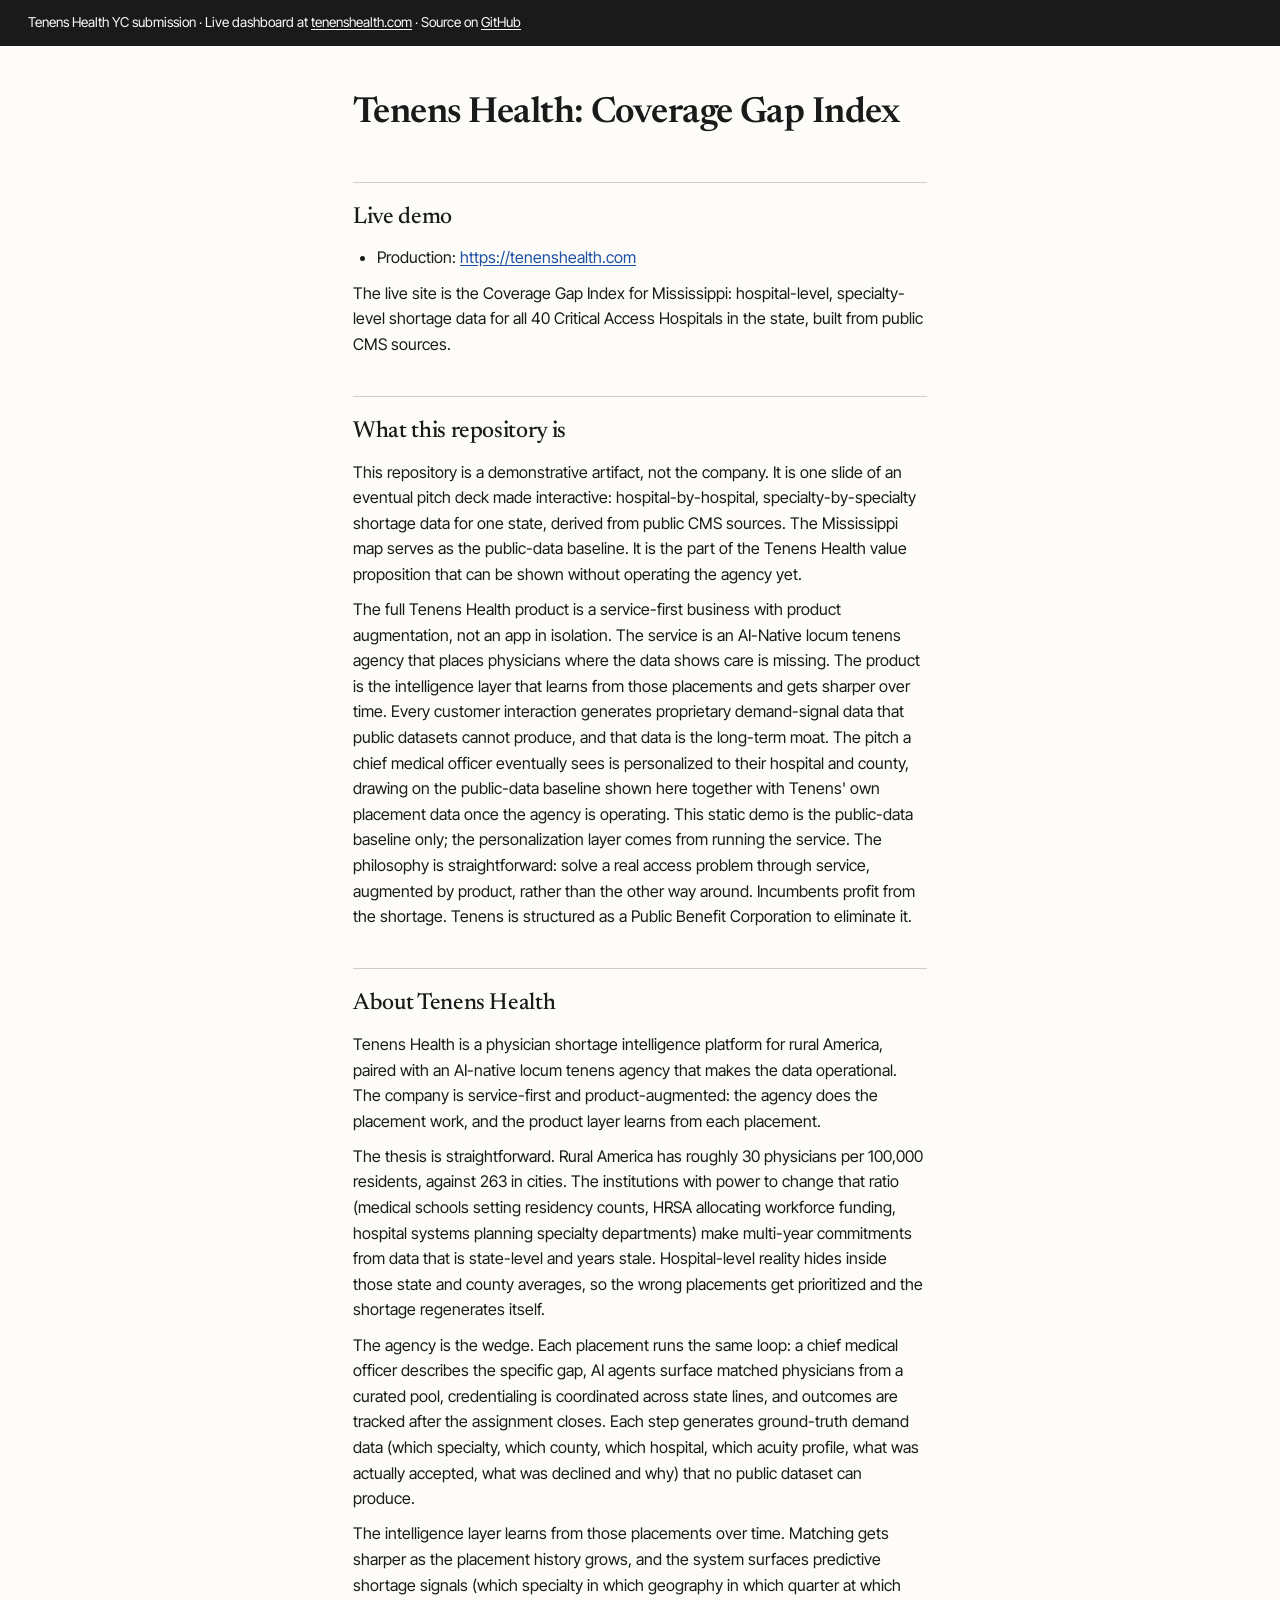
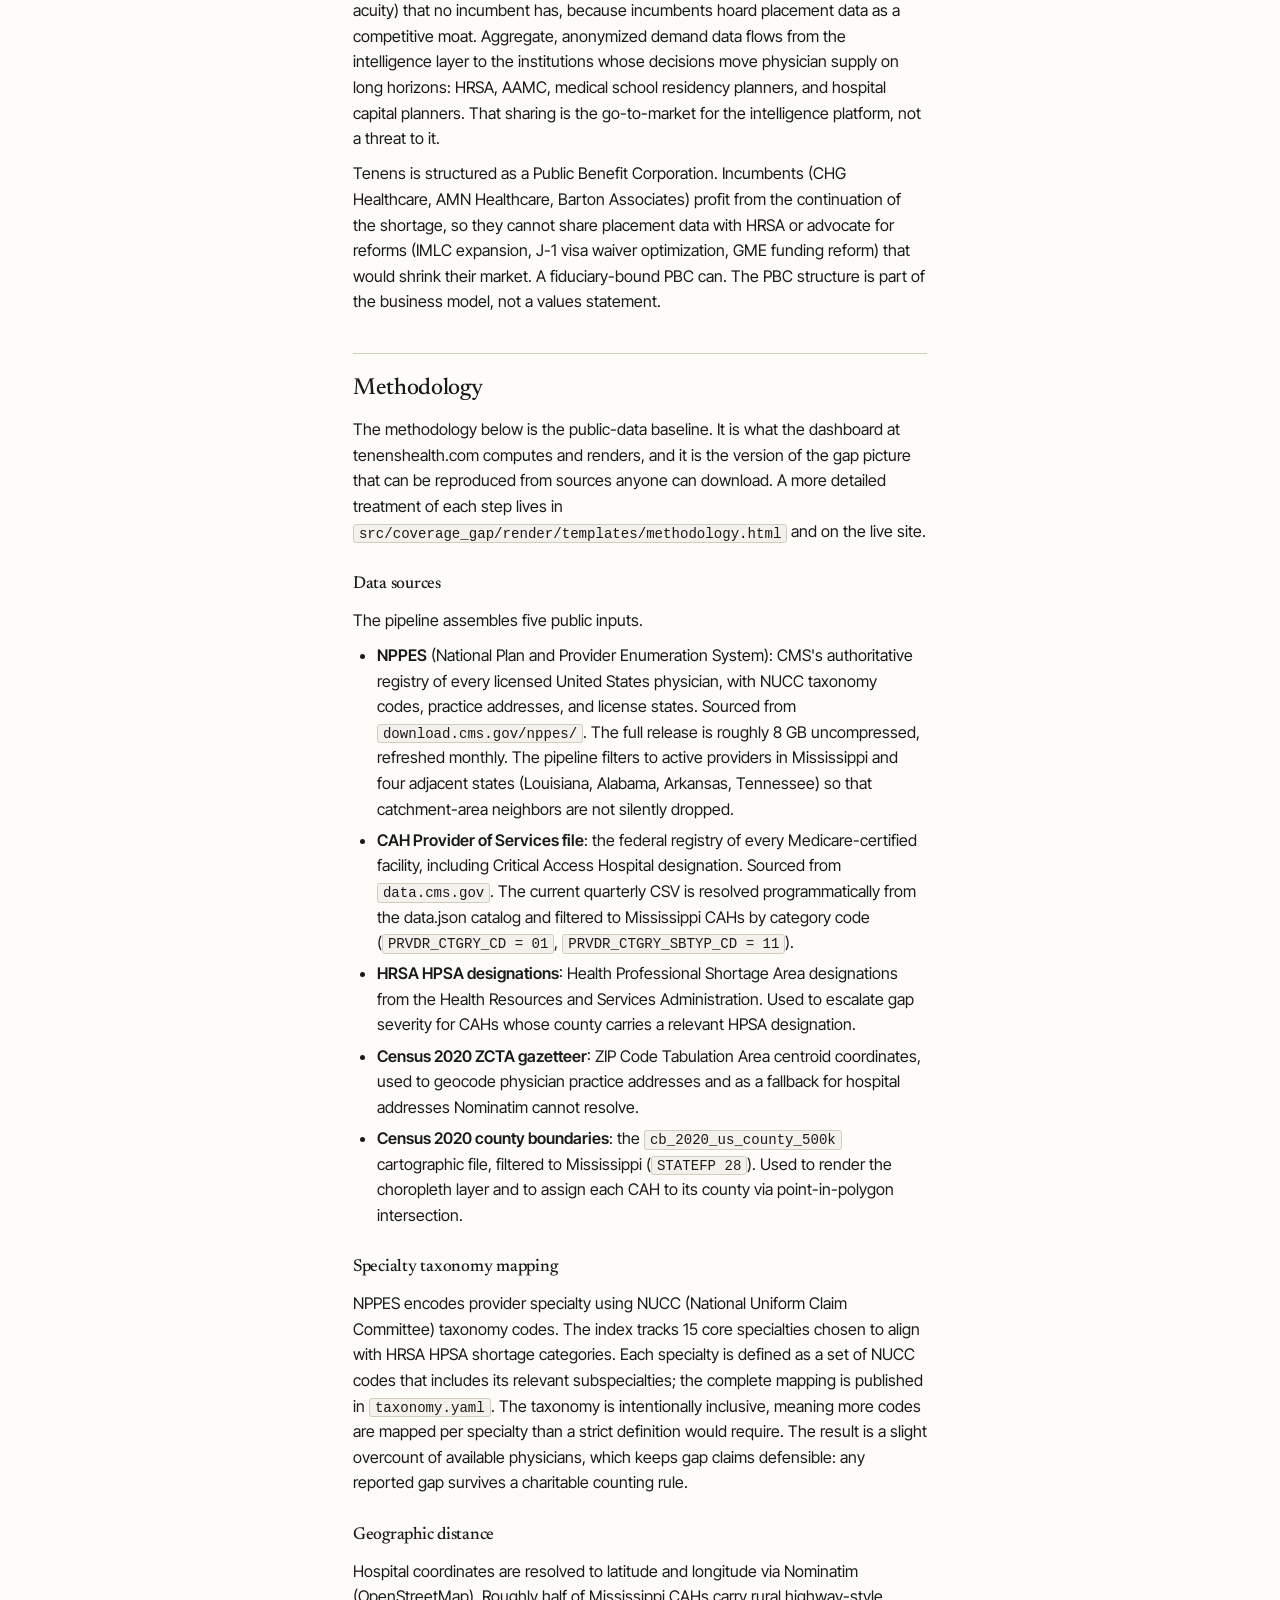
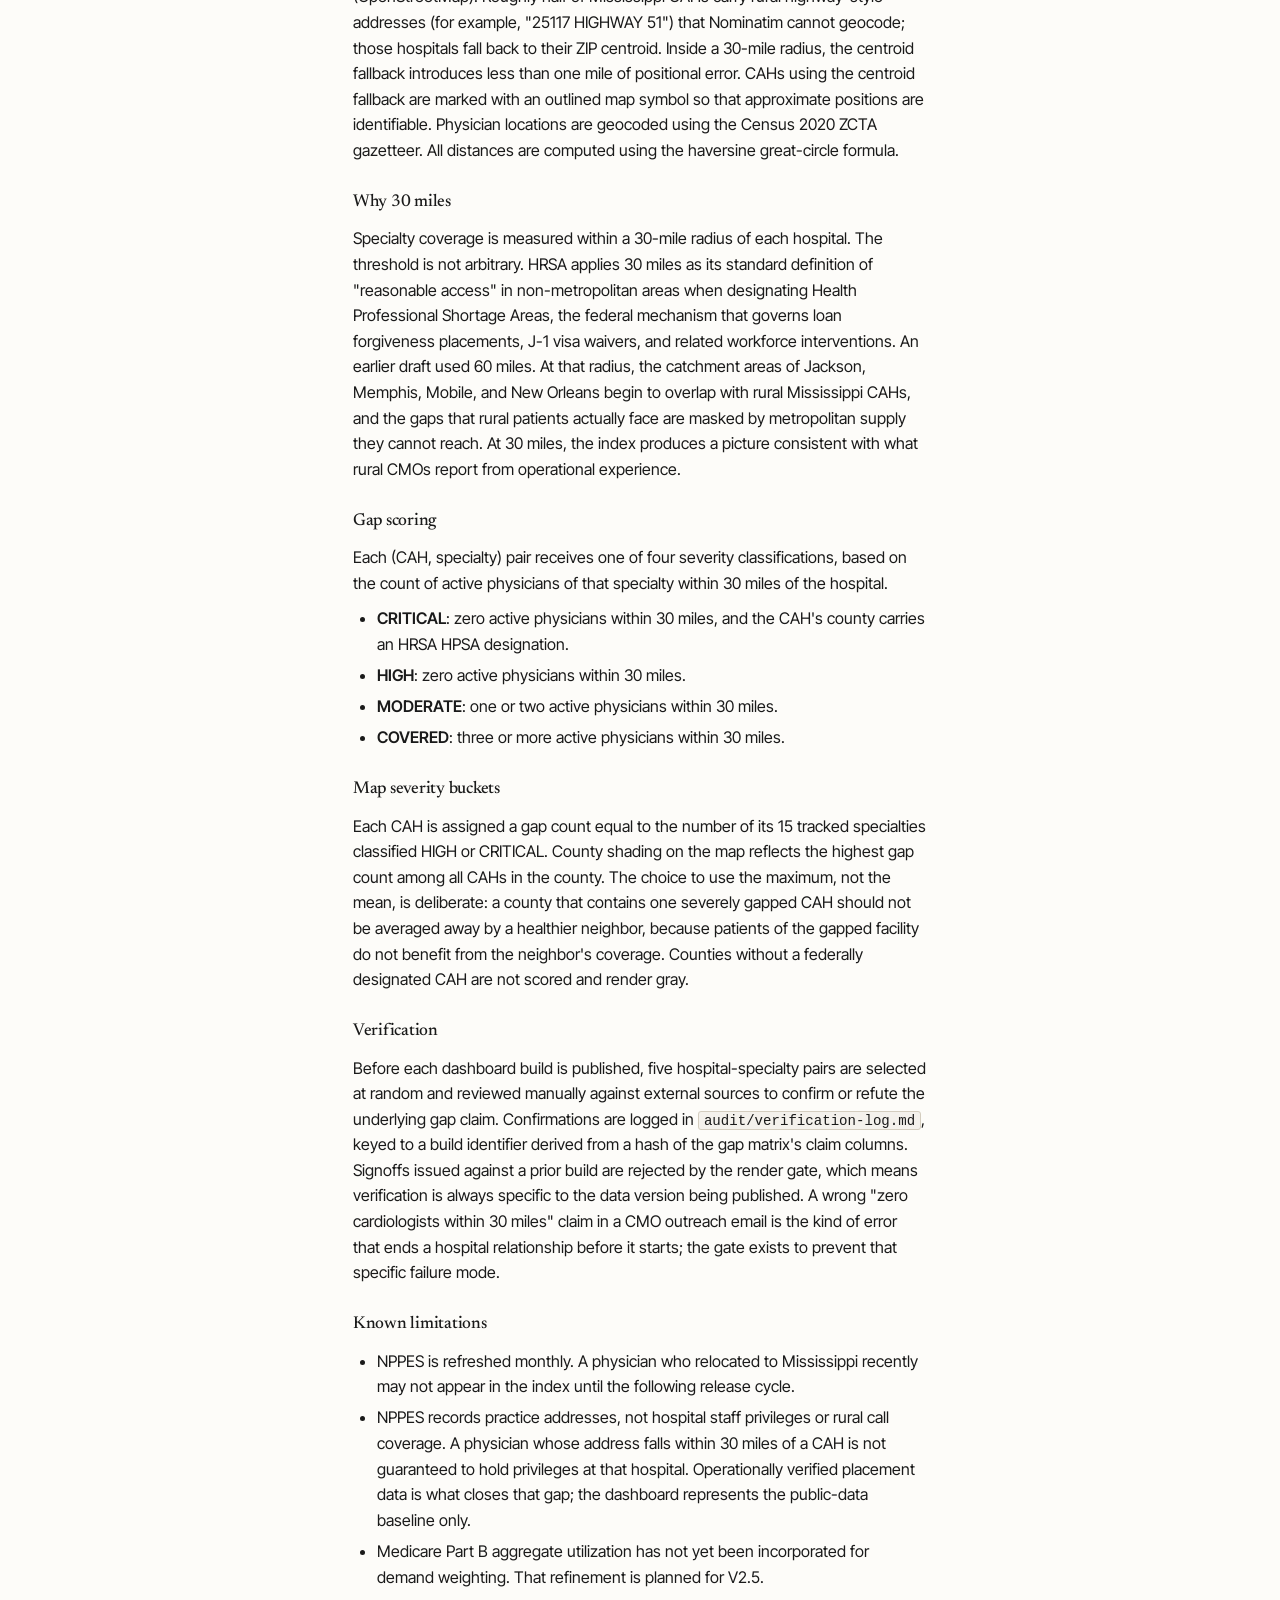
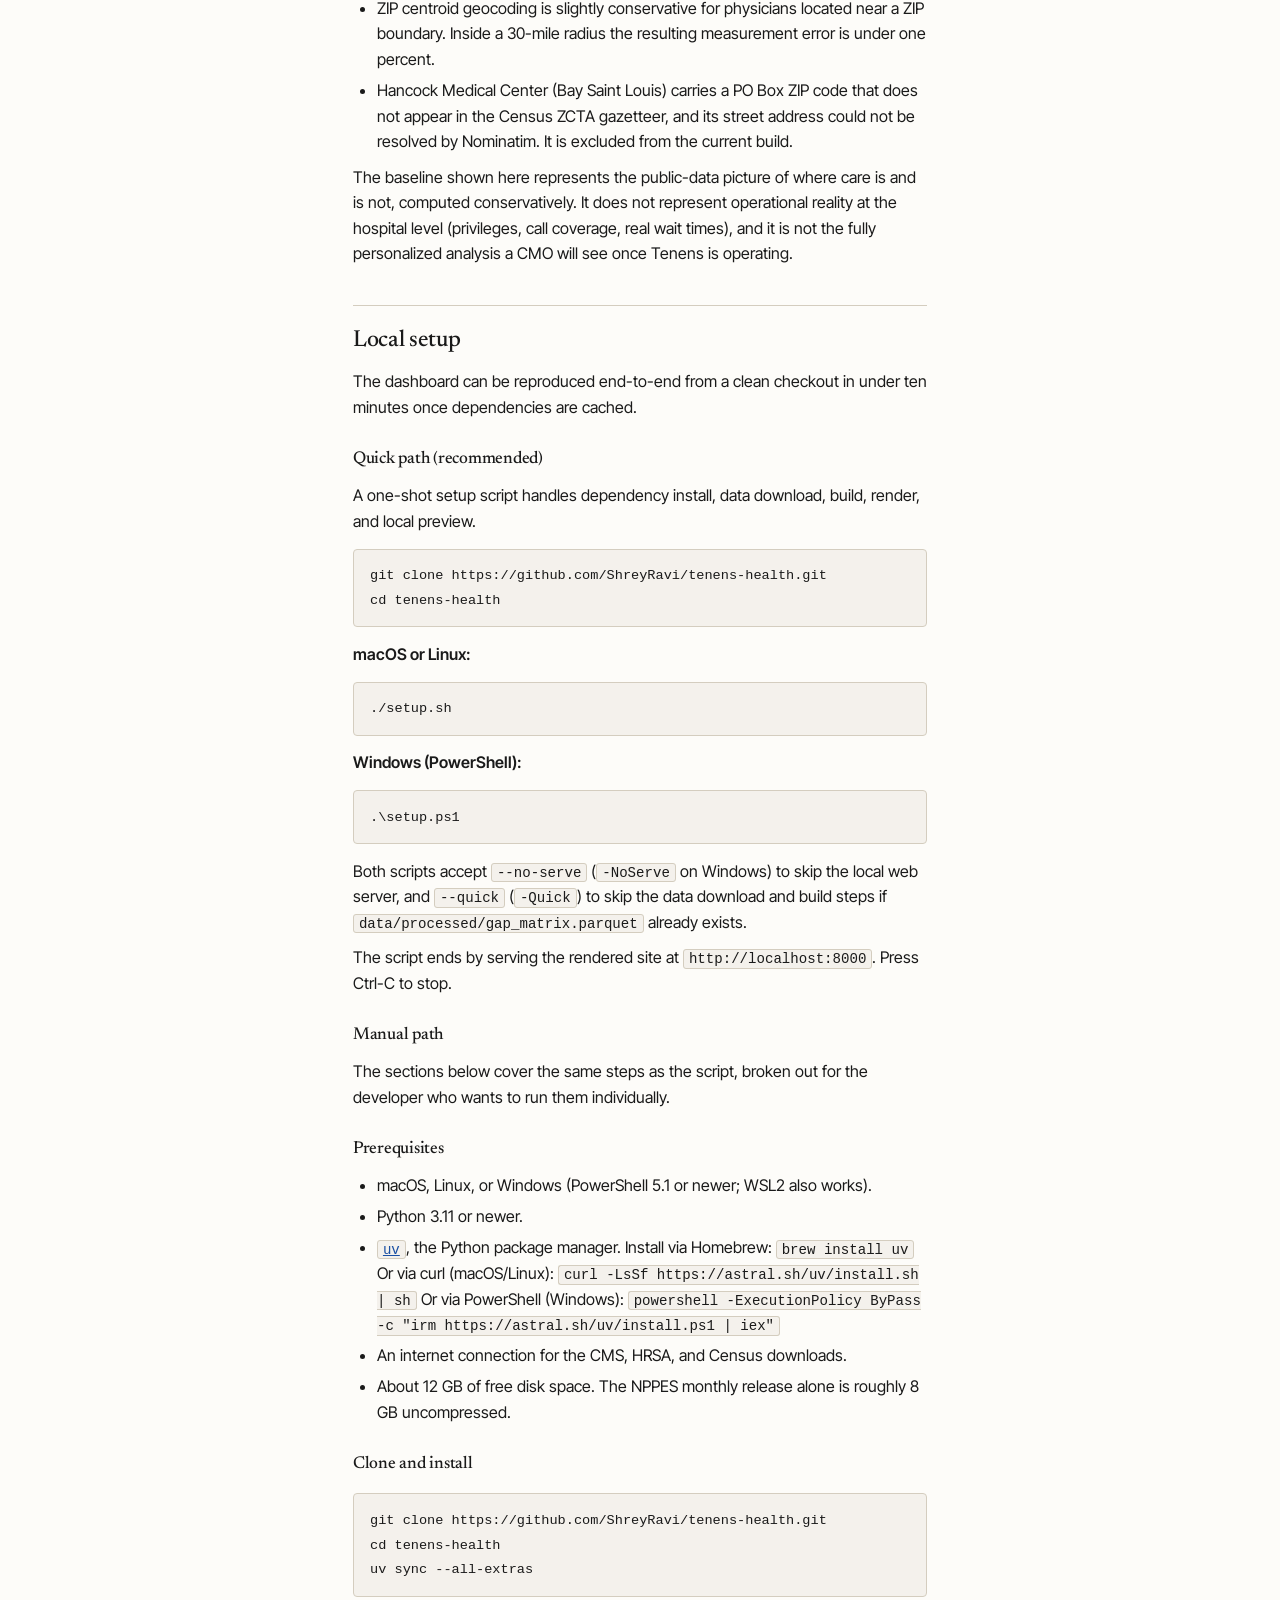
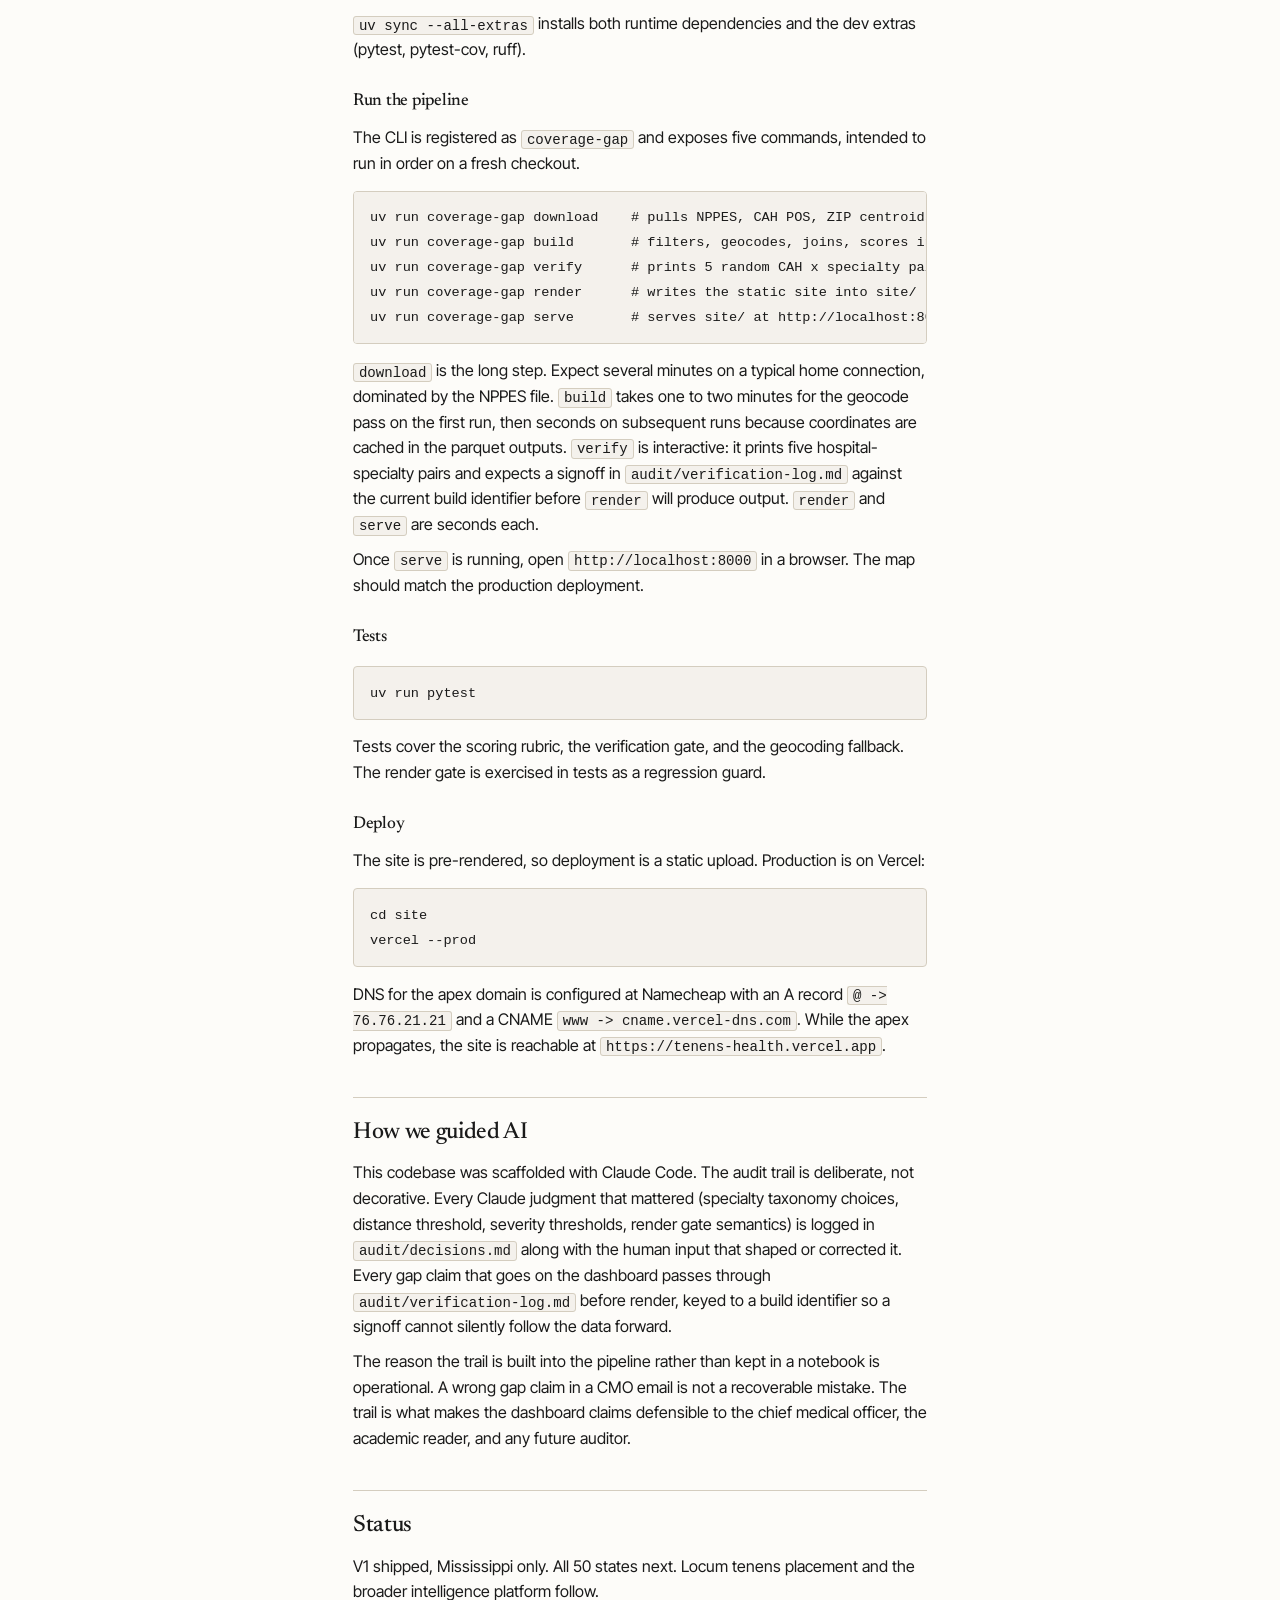
<file: README.html>
<!DOCTYPE html>
<html lang="en">
<head>
<meta charset="utf-8">
<meta name="viewport" content="width=device-width, initial-scale=1">
<title>Tenens Health Coverage Gap Index</title>
<link rel="preconnect" href="https://fonts.googleapis.com">
<link rel="preconnect" href="https://fonts.gstatic.com" crossorigin>
<link href="https://fonts.googleapis.com/css2?family=Newsreader:opsz,wght@6..72,400;500;600;700&family=Inter+Tight:wght@400;500;600;700&display=swap" rel="stylesheet">
<style>
:root { --fg: #1a1a1a; --muted: #555; --border: #d4cdbf; --link: #1a4fa3; --bg: #fdfcf9; --code-bg: #f4f1ec; }
* { box-sizing: border-box; }
html, body { margin: 0; padding: 0; }
body { background: var(--bg); color: var(--fg); font-family: 'Inter Tight', system-ui, -apple-system, sans-serif; line-height: 1.6; font-size: 16px; }
main { max-width: 70ch; margin: 0 auto; padding: 2.5rem 1.75rem 4rem; }
h1, h2, h3 { font-family: 'Newsreader', Georgia, serif; letter-spacing: -0.015em; }
h1 { font-size: 2.25rem; font-weight: 600; font-variation-settings: 'opsz' 36; margin: 0 0 1.5rem; }
h2 { font-size: 1.45rem; font-weight: 500; font-variation-settings: 'opsz' 24; margin: 2.4rem 0 0.6rem; padding-top: 1rem; border-top: 1px solid var(--border); }
h3 { font-size: 1.08rem; font-weight: 500; font-variation-settings: 'opsz' 18; margin: 1.6rem 0 0.4rem; }
p, ul, ol { margin: 0.6rem 0; }
ul, ol { padding-left: 1.5rem; }
li { margin-bottom: 0.35rem; }
strong { font-weight: 600; }
a { color: var(--link); text-decoration: underline; text-underline-offset: 2px; }
a:hover { text-decoration-thickness: 2px; }
code { font-family: ui-monospace, SFMono-Regular, Menlo, Consolas, monospace; font-size: 0.88em; background: var(--code-bg); padding: 0.05em 0.35em; border-radius: 3px; border: 1px solid var(--border); }
pre { background: var(--code-bg); padding: 0.85rem 1rem; border-radius: 4px; border: 1px solid var(--border); overflow-x: auto; line-height: 1.55; margin: 0.9rem 0; }
pre code { background: transparent; padding: 0; border: 0; font-size: 0.85rem; }
table { border-collapse: collapse; width: 100%; margin: 0.9rem 0; }
th, td { padding: 0.5rem 0.75rem; border: 1px solid var(--border); text-align: left; }
th { background: var(--code-bg); font-weight: 600; }
hr { border: 0; border-top: 1px solid var(--border); margin: 2rem 0; }
header.banner { background: #1a1a1a; color: #fdfcf9; padding: 0.75rem 1.75rem; font-size: 0.85rem; }
header.banner a { color: #fdfcf9; }
</style>
</head>
<body>
<header class="banner">Tenens Health YC submission &middot; Live dashboard at <a href="https://tenenshealth.com">tenenshealth.com</a> &middot; Source on <a href="https://github.com/ShreyRavi/tenens-health">GitHub</a></header>
<main>
<h1>Tenens Health: Coverage Gap Index</h1>
<h2>Live demo</h2>
<ul>
<li>Production: <a href="https://tenenshealth.com">https://tenenshealth.com</a></li>
</ul>
<p>The live site is the Coverage Gap Index for Mississippi: hospital-level, specialty-level shortage data for all 40 Critical Access Hospitals in the state, built from public CMS sources.</p>
<h2>What this repository is</h2>
<p>This repository is a demonstrative artifact, not the company. It is one slide of an eventual pitch deck made interactive: hospital-by-hospital, specialty-by-specialty shortage data for one state, derived from public CMS sources. The Mississippi map serves as the public-data baseline. It is the part of the Tenens Health value proposition that can be shown without operating the agency yet.</p>
<p>The full Tenens Health product is a service-first business with product augmentation, not an app in isolation. The service is an AI-Native locum tenens agency that places physicians where the data shows care is missing. The product is the intelligence layer that learns from those placements and gets sharper over time. Every customer interaction generates proprietary demand-signal data that public datasets cannot produce, and that data is the long-term moat. The pitch a chief medical officer eventually sees is personalized to their hospital and county, drawing on the public-data baseline shown here together with Tenens' own placement data once the agency is operating. This static demo is the public-data baseline only; the personalization layer comes from running the service. The philosophy is straightforward: solve a real access problem through service, augmented by product, rather than the other way around. Incumbents profit from the shortage. Tenens is structured as a Public Benefit Corporation to eliminate it.</p>
<h2>About Tenens Health</h2>
<p>Tenens Health is a physician shortage intelligence platform for rural America, paired with an AI-native locum tenens agency that makes the data operational. The company is service-first and product-augmented: the agency does the placement work, and the product layer learns from each placement.</p>
<p>The thesis is straightforward. Rural America has roughly 30 physicians per 100,000 residents, against 263 in cities. The institutions with power to change that ratio (medical schools setting residency counts, HRSA allocating workforce funding, hospital systems planning specialty departments) make multi-year commitments from data that is state-level and years stale. Hospital-level reality hides inside those state and county averages, so the wrong placements get prioritized and the shortage regenerates itself.</p>
<p>The agency is the wedge. Each placement runs the same loop: a chief medical officer describes the specific gap, AI agents surface matched physicians from a curated pool, credentialing is coordinated across state lines, and outcomes are tracked after the assignment closes. Each step generates ground-truth demand data (which specialty, which county, which hospital, which acuity profile, what was actually accepted, what was declined and why) that no public dataset can produce.</p>
<p>The intelligence layer learns from those placements over time. Matching gets sharper as the placement history grows, and the system surfaces predictive shortage signals (which specialty in which geography in which quarter at which acuity) that no incumbent has, because incumbents hoard placement data as a competitive moat. Aggregate, anonymized demand data flows from the intelligence layer to the institutions whose decisions move physician supply on long horizons: HRSA, AAMC, medical school residency planners, and hospital capital planners. That sharing is the go-to-market for the intelligence platform, not a threat to it.</p>
<p>Tenens is structured as a Public Benefit Corporation. Incumbents (CHG Healthcare, AMN Healthcare, Barton Associates) profit from the continuation of the shortage, so they cannot share placement data with HRSA or advocate for reforms (IMLC expansion, J-1 visa waiver optimization, GME funding reform) that would shrink their market. A fiduciary-bound PBC can. The PBC structure is part of the business model, not a values statement.</p>
<h2>Methodology</h2>
<p>The methodology below is the public-data baseline. It is what the dashboard at tenenshealth.com computes and renders, and it is the version of the gap picture that can be reproduced from sources anyone can download. A more detailed treatment of each step lives in <code>src/coverage_gap/render/templates/methodology.html</code> and on the live site.</p>
<h3>Data sources</h3>
<p>The pipeline assembles five public inputs.</p>
<ul>
<li><strong>NPPES</strong> (National Plan and Provider Enumeration System): CMS's authoritative registry of every licensed United States physician, with NUCC taxonomy codes, practice addresses, and license states. Sourced from <code>download.cms.gov/nppes/</code>. The full release is roughly 8 GB uncompressed, refreshed monthly. The pipeline filters to active providers in Mississippi and four adjacent states (Louisiana, Alabama, Arkansas, Tennessee) so that catchment-area neighbors are not silently dropped.</li>
<li><strong>CAH Provider of Services file</strong>: the federal registry of every Medicare-certified facility, including Critical Access Hospital designation. Sourced from <code>data.cms.gov</code>. The current quarterly CSV is resolved programmatically from the data.json catalog and filtered to Mississippi CAHs by category code (<code>PRVDR_CTGRY_CD = 01</code>, <code>PRVDR_CTGRY_SBTYP_CD = 11</code>).</li>
<li><strong>HRSA HPSA designations</strong>: Health Professional Shortage Area designations from the Health Resources and Services Administration. Used to escalate gap severity for CAHs whose county carries a relevant HPSA designation.</li>
<li><strong>Census 2020 ZCTA gazetteer</strong>: ZIP Code Tabulation Area centroid coordinates, used to geocode physician practice addresses and as a fallback for hospital addresses Nominatim cannot resolve.</li>
<li><strong>Census 2020 county boundaries</strong>: the <code>cb_2020_us_county_500k</code> cartographic file, filtered to Mississippi (<code>STATEFP 28</code>). Used to render the choropleth layer and to assign each CAH to its county via point-in-polygon intersection.</li>
</ul>
<h3>Specialty taxonomy mapping</h3>
<p>NPPES encodes provider specialty using NUCC (National Uniform Claim Committee) taxonomy codes. The index tracks 15 core specialties chosen to align with HRSA HPSA shortage categories. Each specialty is defined as a set of NUCC codes that includes its relevant subspecialties; the complete mapping is published in <code>taxonomy.yaml</code>. The taxonomy is intentionally inclusive, meaning more codes are mapped per specialty than a strict definition would require. The result is a slight overcount of available physicians, which keeps gap claims defensible: any reported gap survives a charitable counting rule.</p>
<h3>Geographic distance</h3>
<p>Hospital coordinates are resolved to latitude and longitude via Nominatim (OpenStreetMap). Roughly half of Mississippi CAHs carry rural highway-style addresses (for example, "25117 HIGHWAY 51") that Nominatim cannot geocode; those hospitals fall back to their ZIP centroid. Inside a 30-mile radius, the centroid fallback introduces less than one mile of positional error. CAHs using the centroid fallback are marked with an outlined map symbol so that approximate positions are identifiable. Physician locations are geocoded using the Census 2020 ZCTA gazetteer. All distances are computed using the haversine great-circle formula.</p>
<h3>Why 30 miles</h3>
<p>Specialty coverage is measured within a 30-mile radius of each hospital. The threshold is not arbitrary. HRSA applies 30 miles as its standard definition of "reasonable access" in non-metropolitan areas when designating Health Professional Shortage Areas, the federal mechanism that governs loan forgiveness placements, J-1 visa waivers, and related workforce interventions. An earlier draft used 60 miles. At that radius, the catchment areas of Jackson, Memphis, Mobile, and New Orleans begin to overlap with rural Mississippi CAHs, and the gaps that rural patients actually face are masked by metropolitan supply they cannot reach. At 30 miles, the index produces a picture consistent with what rural CMOs report from operational experience.</p>
<h3>Gap scoring</h3>
<p>Each (CAH, specialty) pair receives one of four severity classifications, based on the count of active physicians of that specialty within 30 miles of the hospital.</p>
<ul>
<li><strong>CRITICAL</strong>: zero active physicians within 30 miles, and the CAH's county carries an HRSA HPSA designation.</li>
<li><strong>HIGH</strong>: zero active physicians within 30 miles.</li>
<li><strong>MODERATE</strong>: one or two active physicians within 30 miles.</li>
<li><strong>COVERED</strong>: three or more active physicians within 30 miles.</li>
</ul>
<h3>Map severity buckets</h3>
<p>Each CAH is assigned a gap count equal to the number of its 15 tracked specialties classified HIGH or CRITICAL. County shading on the map reflects the highest gap count among all CAHs in the county. The choice to use the maximum, not the mean, is deliberate: a county that contains one severely gapped CAH should not be averaged away by a healthier neighbor, because patients of the gapped facility do not benefit from the neighbor's coverage. Counties without a federally designated CAH are not scored and render gray.</p>
<h3>Verification</h3>
<p>Before each dashboard build is published, five hospital-specialty pairs are selected at random and reviewed manually against external sources to confirm or refute the underlying gap claim. Confirmations are logged in <code>audit/verification-log.md</code>, keyed to a build identifier derived from a hash of the gap matrix's claim columns. Signoffs issued against a prior build are rejected by the render gate, which means verification is always specific to the data version being published. A wrong "zero cardiologists within 30 miles" claim in a CMO outreach email is the kind of error that ends a hospital relationship before it starts; the gate exists to prevent that specific failure mode.</p>
<h3>Known limitations</h3>
<ul>
<li>NPPES is refreshed monthly. A physician who relocated to Mississippi recently may not appear in the index until the following release cycle.</li>
<li>NPPES records practice addresses, not hospital staff privileges or rural call coverage. A physician whose address falls within 30 miles of a CAH is not guaranteed to hold privileges at that hospital. Operationally verified placement data is what closes that gap; the dashboard represents the public-data baseline only.</li>
<li>Medicare Part B aggregate utilization has not yet been incorporated for demand weighting. That refinement is planned for V2.5.</li>
<li>ZIP centroid geocoding is slightly conservative for physicians located near a ZIP boundary. Inside a 30-mile radius the resulting measurement error is under one percent.</li>
<li>Hancock Medical Center (Bay Saint Louis) carries a PO Box ZIP code that does not appear in the Census ZCTA gazetteer, and its street address could not be resolved by Nominatim. It is excluded from the current build.</li>
</ul>
<p>The baseline shown here represents the public-data picture of where care is and is not, computed conservatively. It does not represent operational reality at the hospital level (privileges, call coverage, real wait times), and it is not the fully personalized analysis a CMO will see once Tenens is operating.</p>
<h2>Local setup</h2>
<p>The dashboard can be reproduced end-to-end from a clean checkout in under ten minutes once dependencies are cached.</p>
<h3>Quick path (recommended)</h3>
<p>A one-shot setup script handles dependency install, data download, build, render, and local preview.</p>
<pre><code>git clone https://github.com/ShreyRavi/tenens-health.git
cd tenens-health
</code></pre>
<p><strong>macOS or Linux:</strong></p>
<pre><code>./setup.sh
</code></pre>
<p><strong>Windows (PowerShell):</strong></p>
<pre><code>.\setup.ps1
</code></pre>
<p>Both scripts accept <code>--no-serve</code> (<code>-NoServe</code> on Windows) to skip the local web server, and <code>--quick</code> (<code>-Quick</code>) to skip the data download and build steps if <code>data/processed/gap_matrix.parquet</code> already exists.</p>
<p>The script ends by serving the rendered site at <code>http://localhost:8000</code>. Press Ctrl-C to stop.</p>
<h3>Manual path</h3>
<p>The sections below cover the same steps as the script, broken out for the developer who wants to run them individually.</p>
<h3>Prerequisites</h3>
<ul>
<li>macOS, Linux, or Windows (PowerShell 5.1 or newer; WSL2 also works).</li>
<li>Python 3.11 or newer.</li>
<li><a href="https://docs.astral.sh/uv/getting-started/installation/"><code>uv</code></a>, the Python package manager. Install via Homebrew:
  <code>brew install uv</code>
  Or via curl (macOS/Linux):
  <code>curl -LsSf https://astral.sh/uv/install.sh | sh</code>
  Or via PowerShell (Windows):
  <code>powershell -ExecutionPolicy ByPass -c "irm https://astral.sh/uv/install.ps1 | iex"</code></li>
<li>An internet connection for the CMS, HRSA, and Census downloads.</li>
<li>About 12 GB of free disk space. The NPPES monthly release alone is roughly 8 GB uncompressed.</li>
</ul>
<h3>Clone and install</h3>
<pre><code>git clone https://github.com/ShreyRavi/tenens-health.git
cd tenens-health
uv sync --all-extras
</code></pre>
<p><code>uv sync --all-extras</code> installs both runtime dependencies and the dev extras (pytest, pytest-cov, ruff).</p>
<h3>Run the pipeline</h3>
<p>The CLI is registered as <code>coverage-gap</code> and exposes five commands, intended to run in order on a fresh checkout.</p>
<pre><code>uv run coverage-gap download    # pulls NPPES, CAH POS, ZIP centroids, county boundaries into data/raw/
uv run coverage-gap build       # filters, geocodes, joins, scores into data/processed/
uv run coverage-gap verify      # prints 5 random CAH x specialty pairs for human signoff
uv run coverage-gap render      # writes the static site into site/
uv run coverage-gap serve       # serves site/ at http://localhost:8000
</code></pre>
<p><code>download</code> is the long step. Expect several minutes on a typical home connection, dominated by the NPPES file. <code>build</code> takes one to two minutes for the geocode pass on the first run, then seconds on subsequent runs because coordinates are cached in the parquet outputs. <code>verify</code> is interactive: it prints five hospital-specialty pairs and expects a signoff in <code>audit/verification-log.md</code> against the current build identifier before <code>render</code> will produce output. <code>render</code> and <code>serve</code> are seconds each.</p>
<p>Once <code>serve</code> is running, open <code>http://localhost:8000</code> in a browser. The map should match the production deployment.</p>
<h3>Tests</h3>
<pre><code>uv run pytest
</code></pre>
<p>Tests cover the scoring rubric, the verification gate, and the geocoding fallback. The render gate is exercised in tests as a regression guard.</p>
<h3>Deploy</h3>
<p>The site is pre-rendered, so deployment is a static upload. Production is on Vercel:</p>
<pre><code>cd site
vercel --prod
</code></pre>
<p>DNS for the apex domain is configured at Namecheap with an A record <code>@ -&gt; 76.76.21.21</code> and a CNAME <code>www -&gt; cname.vercel-dns.com</code>. While the apex propagates, the site is reachable at <code>https://tenens-health.vercel.app</code>.</p>
<h2>How we guided AI</h2>
<p>This codebase was scaffolded with Claude Code. The audit trail is deliberate, not decorative. Every Claude judgment that mattered (specialty taxonomy choices, distance threshold, severity thresholds, render gate semantics) is logged in <code>audit/decisions.md</code> along with the human input that shaped or corrected it. Every gap claim that goes on the dashboard passes through <code>audit/verification-log.md</code> before render, keyed to a build identifier so a signoff cannot silently follow the data forward.</p>
<p>The reason the trail is built into the pipeline rather than kept in a notebook is operational. A wrong gap claim in a CMO email is not a recoverable mistake. The trail is what makes the dashboard claims defensible to the chief medical officer, the academic reader, and any future auditor.</p>
<h2>Status</h2>
<p>V1 shipped, Mississippi only. All 50 states next. Locum tenens placement and the broader intelligence platform follow.</p>
</main>
</body>
</html>
</file>
